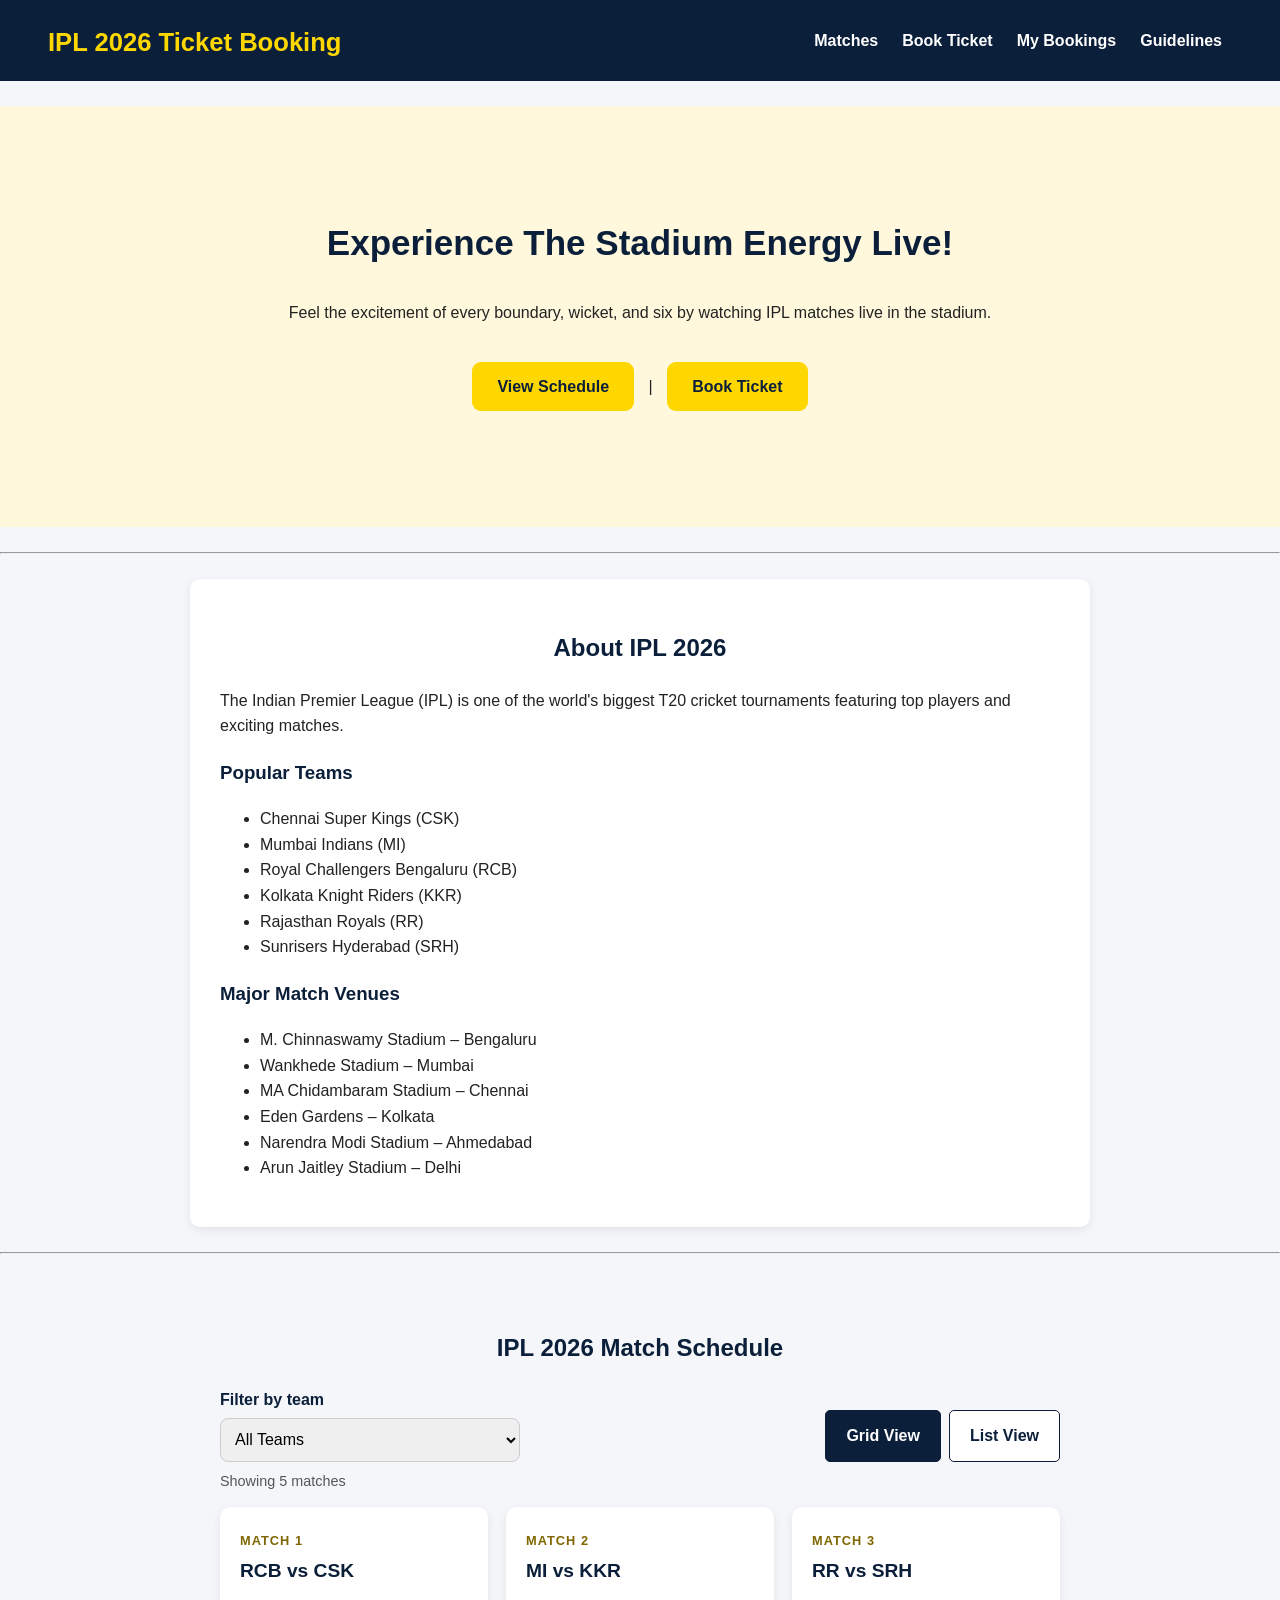
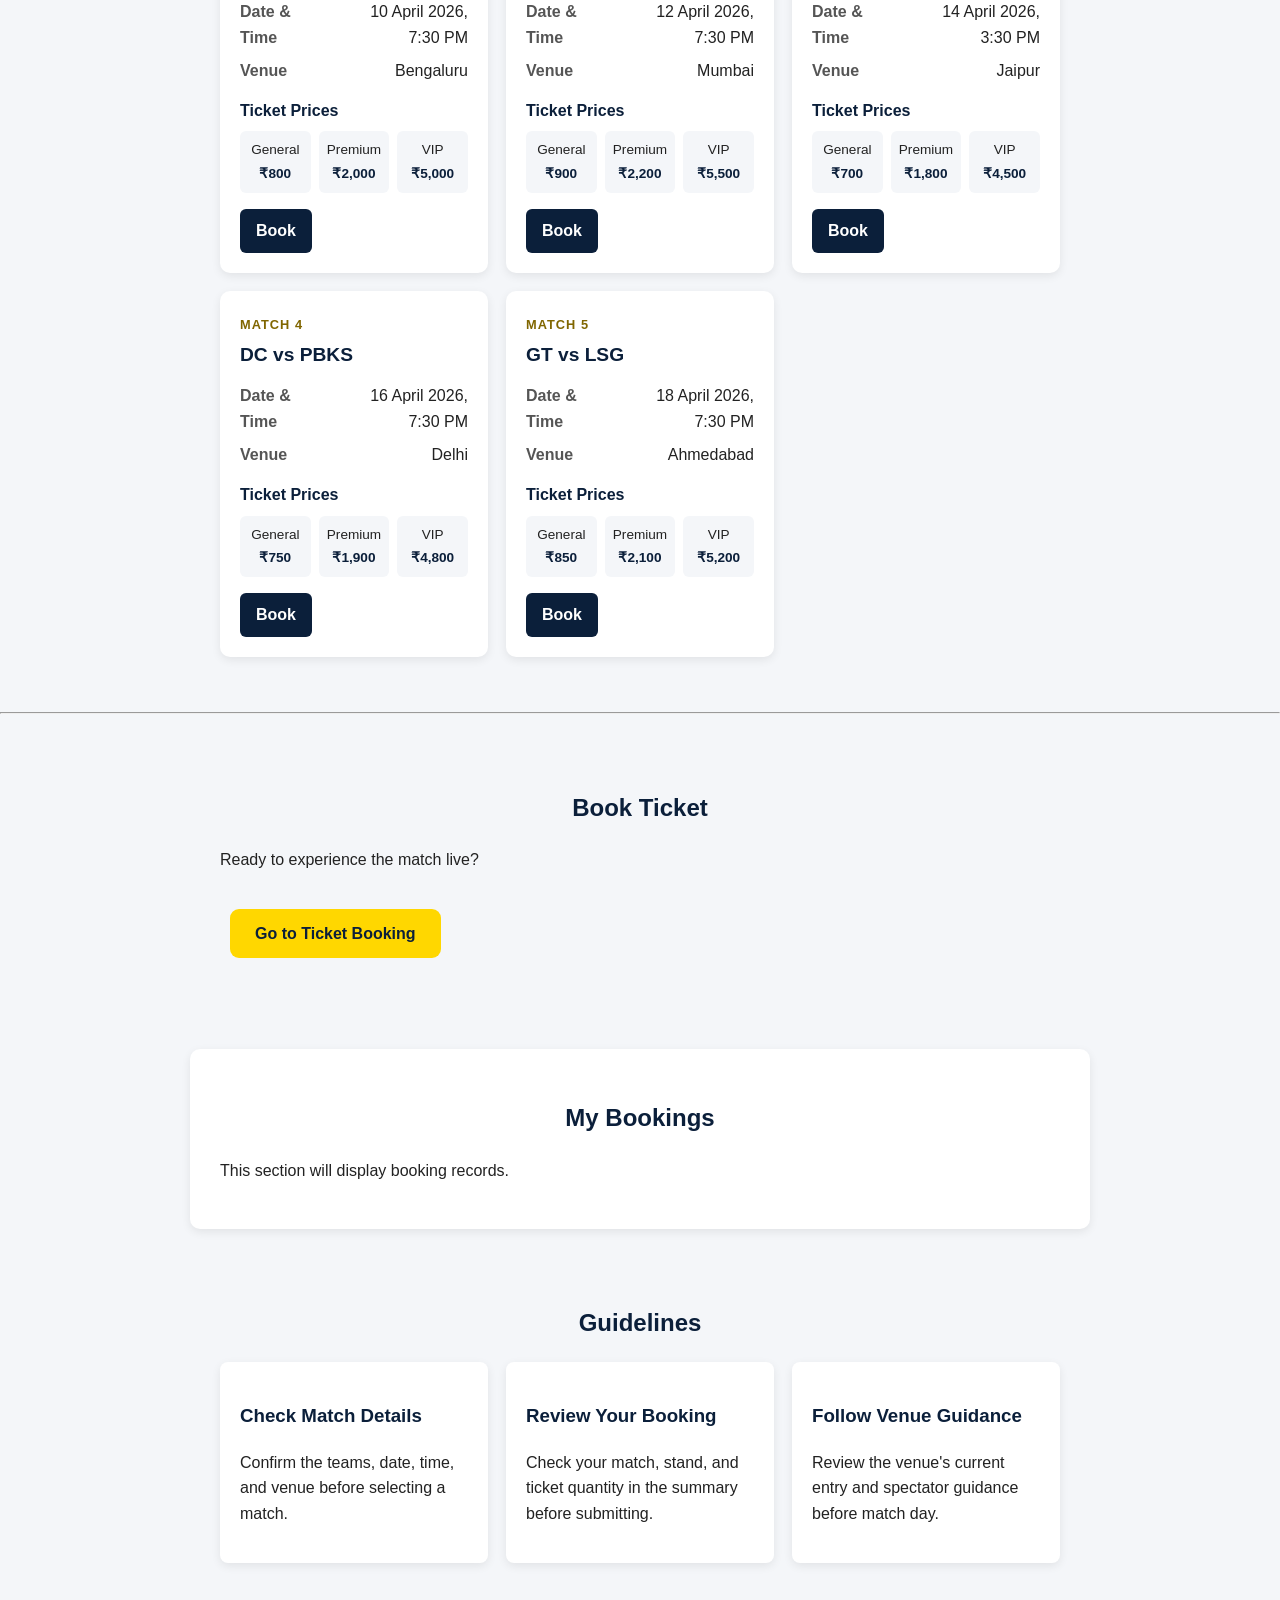
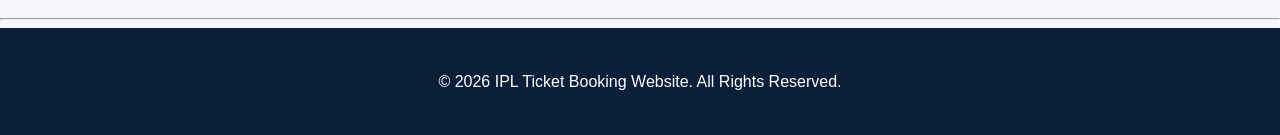
<file: index.html>
<!DOCTYPE html>
<html lang="en">
<head>
    <meta charset="UTF-8">
    <meta name="viewport" content="width=device-width, initial-scale=1.0">
    <title>IPL 2026 Ticket Booking</title>
    <link rel="stylesheet" href="style.css">
    <script src="app.js" defer></script>
</head>
<body>

    <!-- Header and Navigation -->
    <header class="site-header">
        <h1><a class="site-brand" href="index.html">IPL 2026 Ticket Booking</a></h1>
        <button
            class="menu-toggle"
            type="button"
            aria-label="Open navigation menu"
            aria-expanded="false"
            aria-controls="site-navigation">
            <span class="menu-icon" aria-hidden="true">
                <span></span>
                <span></span>
                <span></span>
            </span>
        </button>

        <nav id="site-navigation" class="site-nav" aria-label="Main navigation">
            <a href="#matches">Matches</a>
            <a href="booking.html">Book Ticket</a>
            <a href="#my-bookings">My Bookings</a>
            <a href="#guidelines">Guidelines</a>
        </nav>
    </header>

    <main>

        <!-- Hero Banner Section -->
        <section id="home">
            <h2>Experience The Stadium Energy Live!</h2>

            <p>
                Feel the excitement of every boundary, wicket, and six by
                watching IPL matches live in the stadium.
            </p>

            <p>
                <a href="#matches">View Schedule</a> |
                <a href="booking.html">Book Ticket</a>
            </p>
        </section>

        <hr>

        <!-- About IPL 2026 -->
        <section id="about">
            <h2>About IPL 2026</h2>

            <p>
                The Indian Premier League (IPL) is one of the world's biggest
                T20 cricket tournaments featuring top players and exciting matches.
            </p>

            <h3>Popular Teams</h3>
            <ul>
                <li>Chennai Super Kings (CSK)</li>
                <li>Mumbai Indians (MI)</li>
                <li>Royal Challengers Bengaluru (RCB)</li>
                <li>Kolkata Knight Riders (KKR)</li>
                <li>Rajasthan Royals (RR)</li>
                <li>Sunrisers Hyderabad (SRH)</li>
            </ul>

            <h3>Major Match Venues</h3>
            <ul>
                <li>M. Chinnaswamy Stadium – Bengaluru</li>
                <li>Wankhede Stadium – Mumbai</li>
                <li>MA Chidambaram Stadium – Chennai</li>
                <li>Eden Gardens – Kolkata</li>
                <li>Narendra Modi Stadium – Ahmedabad</li>
                <li>Arun Jaitley Stadium – Delhi</li>
            </ul>
        </section>

        <hr>

        <!-- Match Schedule -->
        <section id="matches">
            <h2>IPL 2026 Match Schedule</h2>
            <div class="match-controls">
                <div class="team-filter">
                    <label for="team-filter">Filter by team</label>
                    <select id="team-filter">
                        <option value="all">All Teams</option>
                        <option value="CSK">Chennai Super Kings (CSK)</option>
                        <option value="DC">Delhi Capitals (DC)</option>
                        <option value="GT">Gujarat Titans (GT)</option>
                        <option value="KKR">Kolkata Knight Riders (KKR)</option>
                        <option value="LSG">Lucknow Super Giants (LSG)</option>
                        <option value="MI">Mumbai Indians (MI)</option>
                        <option value="PBKS">Punjab Kings (PBKS)</option>
                        <option value="RR">Rajasthan Royals (RR)</option>
                        <option value="RCB">Royal Challengers Bengaluru (RCB)</option>
                        <option value="SRH">Sunrisers Hyderabad (SRH)</option>
                    </select>
                </div>
                <div class="view-controls" role="group" aria-label="Match display options">
                    <button id="grid-view" class="view-toggle is-active" type="button" aria-pressed="true">Grid View</button>
                    <button id="list-view" class="view-toggle" type="button" aria-pressed="false">List View</button>
                </div>
            </div>
            <p id="match-count" class="match-count" aria-live="polite">Showing 5 matches</p>

            <div id="match-grid" class="match-grid is-grid">
                <article class="match-card" data-teams="RCB CSK">
                    <div class="match-main">
                        <span class="match-number">Match 1</span>
                        <h3>RCB vs CSK</h3>
                    </div>
                    <dl class="match-details">
                        <div><dt>Date &amp; Time</dt><dd>10 April 2026, 7:30 PM</dd></div>
                        <div><dt>Venue</dt><dd>Bengaluru</dd></div>
                    </dl>
                    <div class="match-pricing">
                        <h4>Ticket Prices</h4>
                        <ul>
                            <li><span>General</span><strong>₹800</strong></li>
                            <li><span>Premium</span><strong>₹2,000</strong></li>
                            <li><span>VIP</span><strong>₹5,000</strong></li>
                        </ul>
                    </div>
                    <a class="match-book-button" href="booking.html?match=rcb-csk">Book</a>
                </article>

                <article class="match-card" data-teams="MI KKR">
                    <div class="match-main">
                        <span class="match-number">Match 2</span>
                        <h3>MI vs KKR</h3>
                    </div>
                    <dl class="match-details">
                        <div><dt>Date &amp; Time</dt><dd>12 April 2026, 7:30 PM</dd></div>
                        <div><dt>Venue</dt><dd>Mumbai</dd></div>
                    </dl>
                    <div class="match-pricing">
                        <h4>Ticket Prices</h4>
                        <ul>
                            <li><span>General</span><strong>₹900</strong></li>
                            <li><span>Premium</span><strong>₹2,200</strong></li>
                            <li><span>VIP</span><strong>₹5,500</strong></li>
                        </ul>
                    </div>
                    <a class="match-book-button" href="booking.html?match=mi-kkr">Book</a>
                </article>

                <article class="match-card" data-teams="RR SRH">
                    <div class="match-main">
                        <span class="match-number">Match 3</span>
                        <h3>RR vs SRH</h3>
                    </div>
                    <dl class="match-details">
                        <div><dt>Date &amp; Time</dt><dd>14 April 2026, 3:30 PM</dd></div>
                        <div><dt>Venue</dt><dd>Jaipur</dd></div>
                    </dl>
                    <div class="match-pricing">
                        <h4>Ticket Prices</h4>
                        <ul>
                            <li><span>General</span><strong>₹700</strong></li>
                            <li><span>Premium</span><strong>₹1,800</strong></li>
                            <li><span>VIP</span><strong>₹4,500</strong></li>
                        </ul>
                    </div>
                    <a class="match-book-button" href="booking.html?match=rr-srh">Book</a>
                </article>

                <article class="match-card" data-teams="DC PBKS">
                    <div class="match-main">
                        <span class="match-number">Match 4</span>
                        <h3>DC vs PBKS</h3>
                    </div>
                    <dl class="match-details">
                        <div><dt>Date &amp; Time</dt><dd>16 April 2026, 7:30 PM</dd></div>
                        <div><dt>Venue</dt><dd>Delhi</dd></div>
                    </dl>
                    <div class="match-pricing">
                        <h4>Ticket Prices</h4>
                        <ul>
                            <li><span>General</span><strong>₹750</strong></li>
                            <li><span>Premium</span><strong>₹1,900</strong></li>
                            <li><span>VIP</span><strong>₹4,800</strong></li>
                        </ul>
                    </div>
                    <a class="match-book-button" href="booking.html?match=dc-pbks">Book</a>
                </article>

                <article class="match-card" data-teams="GT LSG">
                    <div class="match-main">
                        <span class="match-number">Match 5</span>
                        <h3>GT vs LSG</h3>
                    </div>
                    <dl class="match-details">
                        <div><dt>Date &amp; Time</dt><dd>18 April 2026, 7:30 PM</dd></div>
                        <div><dt>Venue</dt><dd>Ahmedabad</dd></div>
                    </dl>
                    <div class="match-pricing">
                        <h4>Ticket Prices</h4>
                        <ul>
                            <li><span>General</span><strong>₹850</strong></li>
                            <li><span>Premium</span><strong>₹2,100</strong></li>
                            <li><span>VIP</span><strong>₹5,200</strong></li>
                        </ul>
                    </div>
                    <a class="match-book-button" href="booking.html?match=gt-lsg">Book</a>
                </article>
            </div>
            <p id="match-empty" class="match-empty" hidden>No matches found for this team.</p>
        </section>

        <hr>

        <!-- Placeholder Sections -->
        <section id="book-ticket">
            <h2>Book Ticket</h2>
            <p>Ready to experience the match live?</p>
            <p><a href="booking.html">Go to Ticket Booking</a></p>
        </section>

        <section id="my-bookings">
            <h2>My Bookings</h2>
            <p>This section will display booking records.</p>
        </section>

        <section id="guidelines">
            <h2>Guidelines</h2>
            <div class="guidelines-grid">
                <article>
                    <h3>Check Match Details</h3>
                    <p>Confirm the teams, date, time, and venue before selecting a match.</p>
                </article>
                <article>
                    <h3>Review Your Booking</h3>
                    <p>Check your match, stand, and ticket quantity in the summary before submitting.</p>
                </article>
                <article>
                    <h3>Follow Venue Guidance</h3>
                    <p>Review the venue's current entry and spectator guidance before match day.</p>
                </article>
            </div>
        </section>

    </main>

    <hr>

    <!-- Footer -->
    <footer>
        <p>&copy; 2026 IPL Ticket Booking Website. All Rights Reserved.</p>
    </footer>

</body>
</html>
</file>
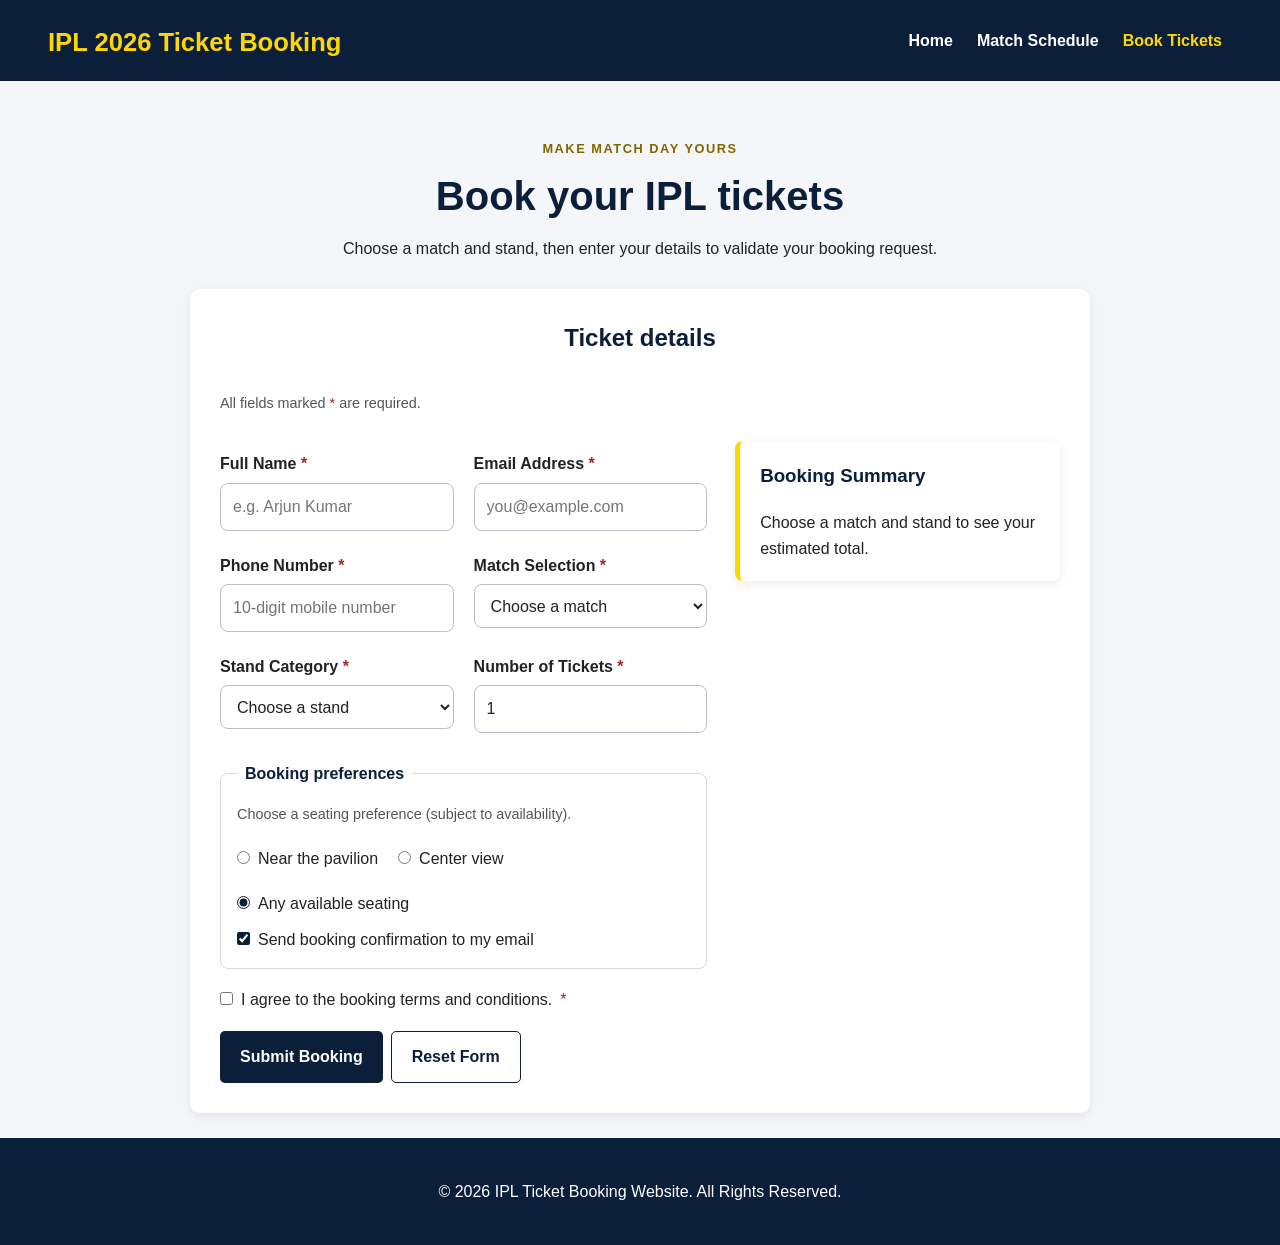
<file: booking.html>
<!DOCTYPE html>
<html lang="en">
<head>
    <meta charset="UTF-8">
    <meta name="viewport" content="width=device-width, initial-scale=1.0">
    <meta name="description" content="Enter your details in the IPL 2026 ticket booking form.">
    <title>Book Tickets | IPL 2026 Ticket Booking</title>
    <link rel="stylesheet" href="style.css">
    <script src="app.js" defer></script>
</head>
<body>
    <header class="site-header">
        <h1><a class="site-brand" href="index.html">IPL 2026 Ticket Booking</a></h1>
        <button
            class="menu-toggle"
            type="button"
            aria-label="Open navigation menu"
            aria-expanded="false"
            aria-controls="site-navigation">
            <span class="menu-icon" aria-hidden="true">
                <span></span>
                <span></span>
                <span></span>
            </span>
        </button>
        <nav id="site-navigation" class="site-nav" aria-label="Main navigation">
            <a href="index.html">Home</a>
            <a href="index.html#matches">Match Schedule</a>
            <a href="booking.html" aria-current="page">Book Tickets</a>
        </nav>
    </header>

    <main>
        <section class="booking-intro">
            <p class="eyebrow">Make match day yours</p>
            <h2>Book your IPL tickets</h2>
            <p>Choose a match and stand, then enter your details to validate your booking request.</p>
        </section>

        <section id="booking" class="booking-card" aria-labelledby="form-title">
            <h2 id="form-title">Ticket details</h2>
            <p class="form-note">All fields marked <span aria-hidden="true">*</span> are required.</p>

            <form id="booking-form">
                <div class="form-grid">
                    <div class="form-field">
                        <label for="full-name">Full Name <span aria-hidden="true">*</span></label>
                        <input
                            type="text"
                            id="full-name"
                            name="fullName"
                            minlength="3"
                            maxlength="50"
                            autocomplete="name"
                            placeholder="e.g. Arjun Kumar"
                            required>
                    </div>

                    <div class="form-field">
                        <label for="email">Email Address <span aria-hidden="true">*</span></label>
                        <input
                            type="email"
                            id="email"
                            name="email"
                            autocomplete="email"
                            placeholder="you@example.com"
                            required>
                    </div>

                    <div class="form-field">
                        <label for="phone">Phone Number <span aria-hidden="true">*</span></label>
                        <input
                            type="tel"
                            id="phone"
                            name="phone"
                            pattern="[6-9][0-9]{9}"
                            inputmode="numeric"
                            autocomplete="tel"
                            title="Enter a 10-digit Indian mobile number starting with 6, 7, 8, or 9."
                            placeholder="10-digit mobile number"
                            required>
                    </div>

                    <div class="form-field">
                        <label for="match">Match Selection <span aria-hidden="true">*</span></label>
                        <select id="match" name="match" required>
                            <option value="" selected disabled>Choose a match</option>
                            <option value="rcb-csk">RCB vs CSK — Bengaluru, 10 April</option>
                            <option value="mi-kkr">MI vs KKR — Mumbai, 12 April</option>
                            <option value="rr-srh">RR vs SRH — Jaipur, 14 April</option>
                            <option value="dc-pbks">DC vs PBKS — Delhi, 16 April</option>
                            <option value="gt-lsg">GT vs LSG — Ahmedabad, 18 April</option>
                        </select>
                    </div>

                    <div class="form-field">
                        <label for="stand">Stand Category <span aria-hidden="true">*</span></label>
                        <select id="stand" name="stand" required>
                            <option value="" selected disabled>Choose a stand</option>
                            <option value="general">General</option>
                            <option value="premium">Premium</option>
                            <option value="vip">VIP</option>
                        </select>
                    </div>

                    <div class="form-field">
                        <label for="quantity">Number of Tickets <span aria-hidden="true">*</span></label>
                        <input
                            type="number"
                            id="quantity"
                            name="quantity"
                            min="1"
                            max="10"
                            step="1"
                            value="1"
                            required>
                    </div>
                </div>

                <fieldset class="preferences">
                    <legend>Booking preferences</legend>
                    <p class="fieldset-hint">Choose a seating preference (subject to availability).</p>
                    <div class="choice-list">
                        <label><input type="radio" name="seating" value="near-pavilion"> Near the pavilion</label>
                        <label><input type="radio" name="seating" value="center-view"> Center view</label>
                        <label><input type="radio" name="seating" value="any" checked> Any available seating</label>
                    </div>
                    <label class="checkbox-choice">
                        <input type="checkbox" name="emailConfirmation" value="yes" checked>
                        Send booking confirmation to my email
                    </label>
                </fieldset>

                <label class="checkbox-choice terms-choice">
                    <input type="checkbox" name="terms" required>
                    I agree to the booking terms and conditions. <span aria-hidden="true">*</span>
                </label>

                <div class="form-actions">
                    <button type="submit">Submit Booking</button>
                    <button type="reset" class="secondary-button">Reset Form</button>
                </div>
            </form>

            <aside class="booking-summary" aria-labelledby="summary-title" aria-live="polite">
                <h3 id="summary-title">Booking Summary</h3>
                <p id="summary-message">Choose a match and stand to see your estimated total.</p>
                <dl id="summary-details" class="summary-details" hidden>
                    <div>
                        <dt>Selected Match</dt>
                        <dd id="summary-match">—</dd>
                    </div>
                    <div>
                        <dt>Stand Category</dt>
                        <dd id="summary-stand">—</dd>
                    </div>
                    <div>
                        <dt>Number of Tickets</dt>
                        <dd id="summary-quantity">—</dd>
                    </div>
                    <div>
                        <dt>Price Per Ticket</dt>
                        <dd id="summary-unit-price">—</dd>
                    </div>
                </dl>
                <p id="summary-total-row" class="summary-total" hidden>
                    <span>Total Price</span>
                    <strong id="summary-total">—</strong>
                </p>
            </aside>

            <p id="form-message" class="form-message" role="status" aria-live="polite" hidden>
                Your details passed the form validation. This demo does not reserve tickets or process payment.
            </p>
        </section>
    </main>

    <footer>
        <p>&copy; 2026 IPL Ticket Booking Website. All Rights Reserved.</p>
    </footer>

</body>
</html>
</file>
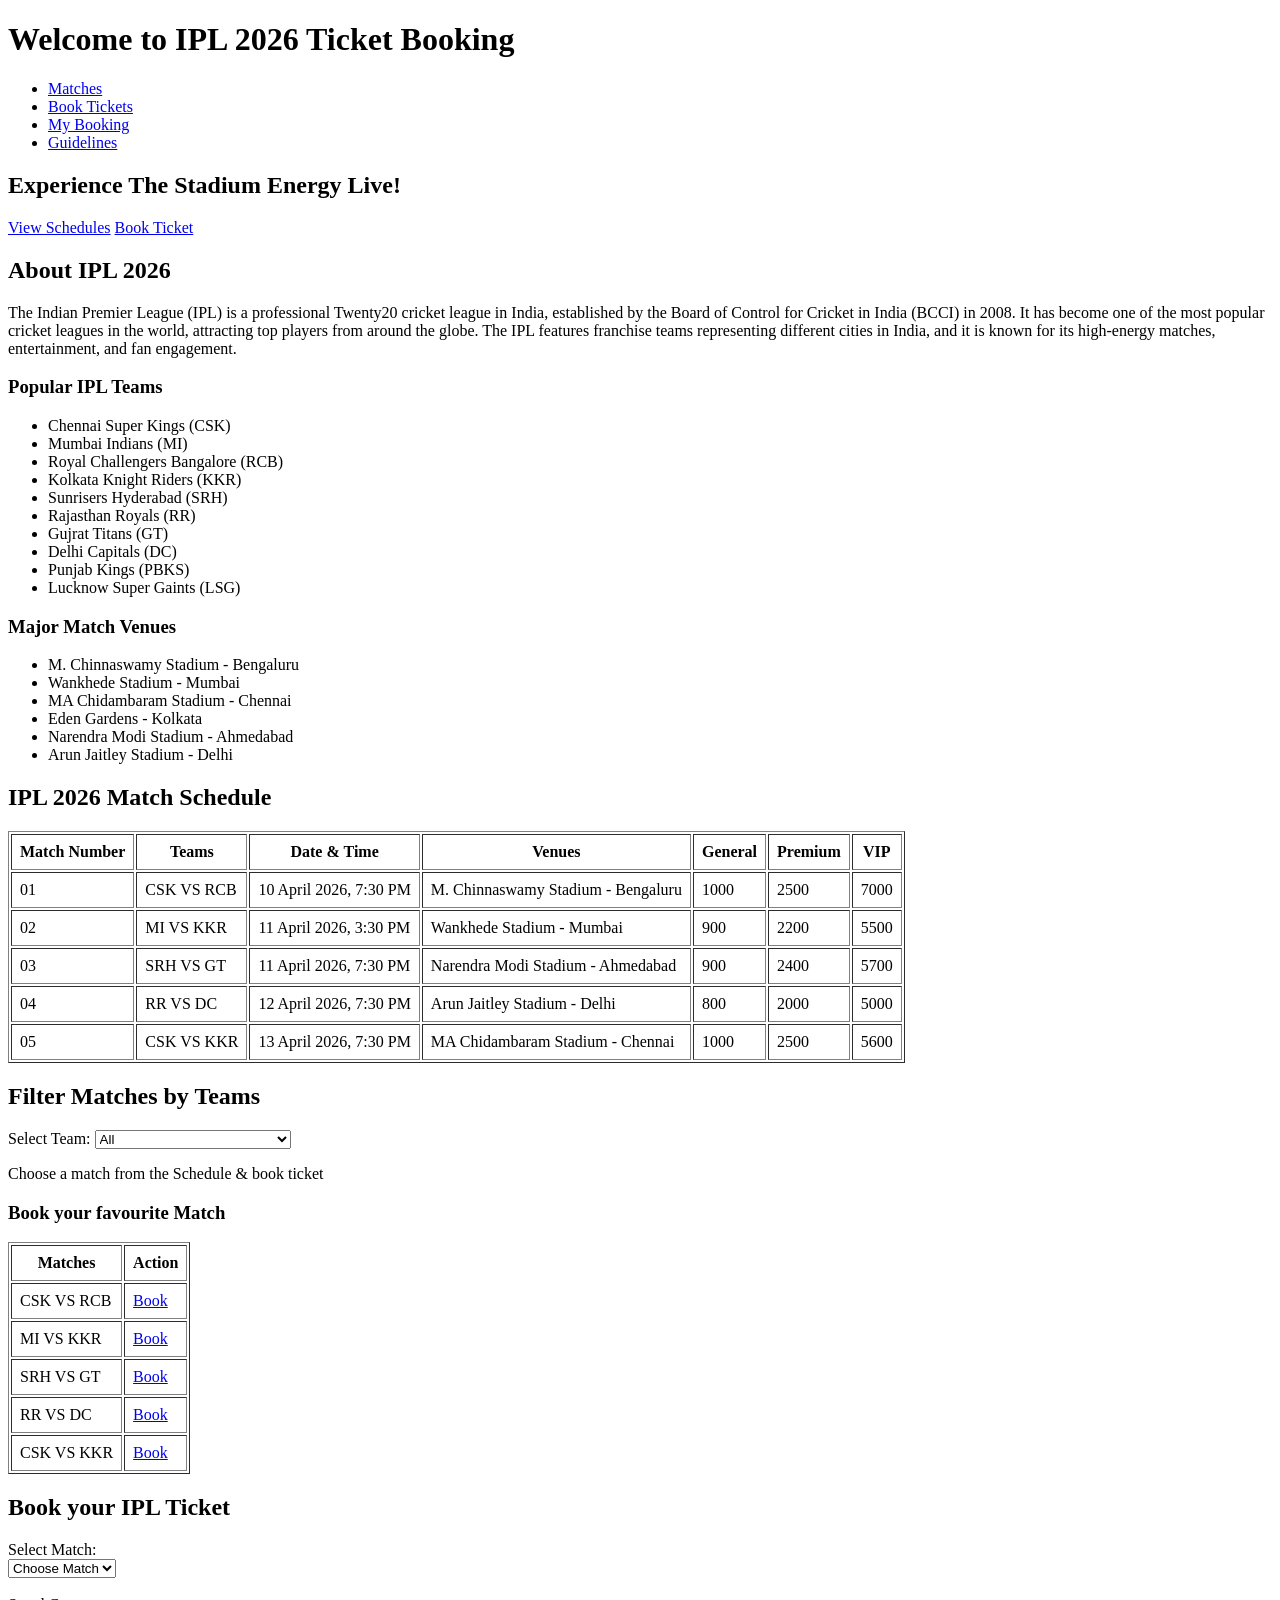
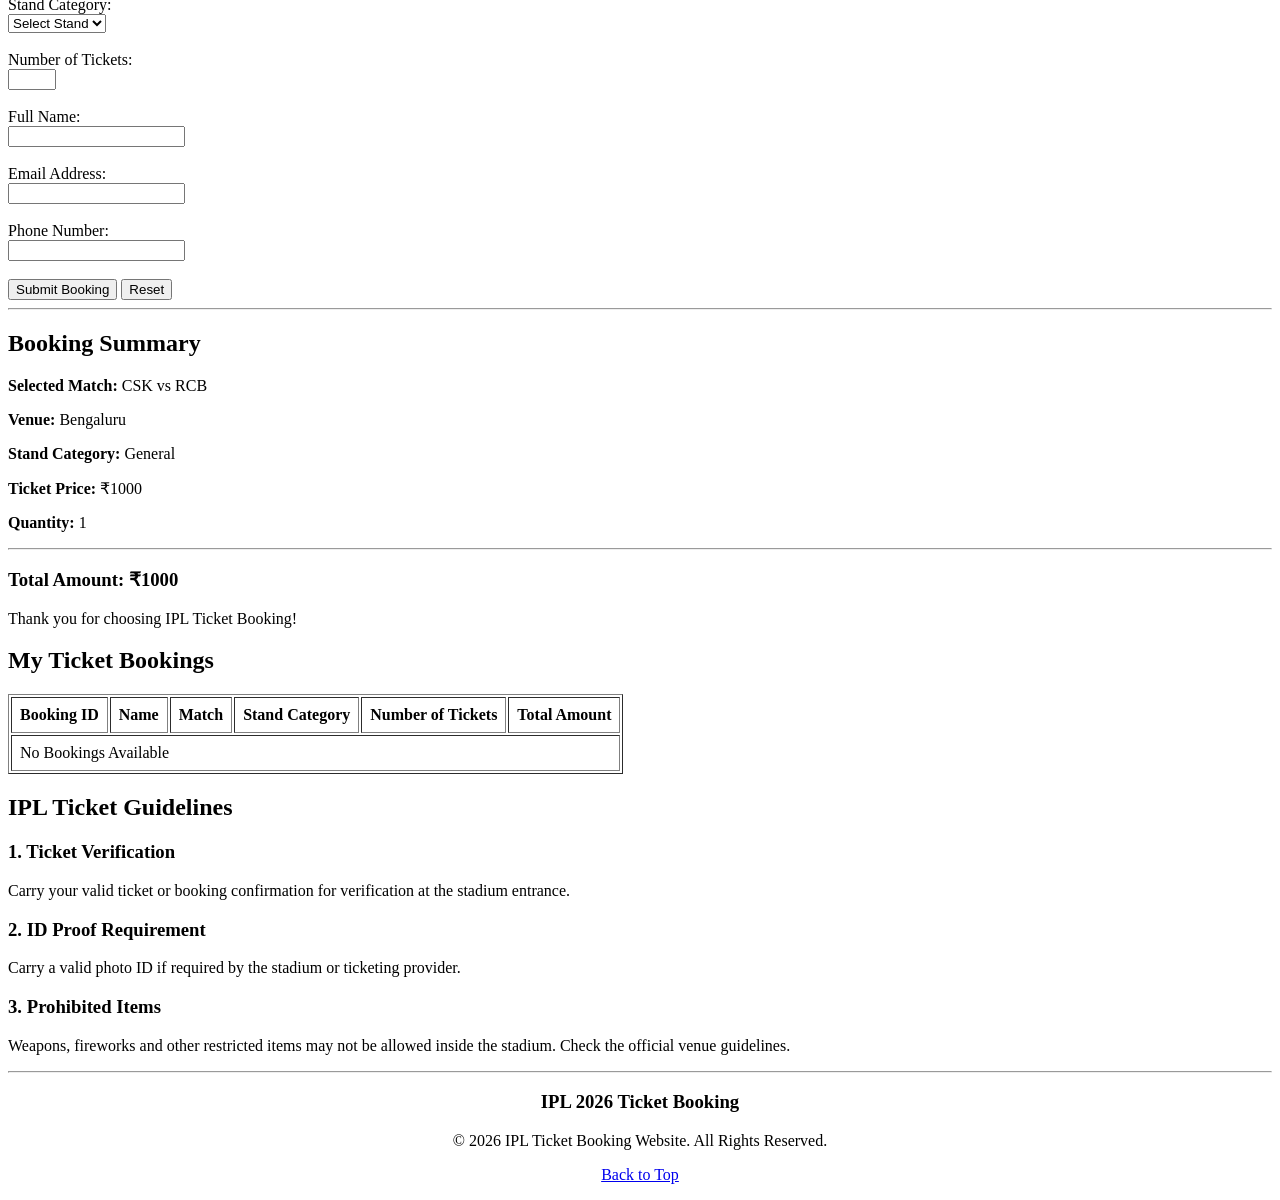
<file: ipl.html>
<!DOCTYPE html>
<html lang="en">
<head>
    <meta charset="UTF-8">
    <meta name="viewport" content="width=device-width, initial-scale=1.0">
    <title>Home | IPL 2026 Ticket Booking</title>
</head>
<body>

    <!--1. Navigation Bar-->
    <header>
        <h1>Welcome to IPL 2026 Ticket Booking</h1>

        <nav>
            <ul>
                <li><a href="#matches">Matches</a></li>
                <li><a href="#booking">Book Tickets</a></li>
                <li><a href="#my-booking">My Booking</a></li>
                <li><a href="#guidelines">Guidelines</a></li>
            </ul>
        </nav>
    </header>

    <!--2. Hero Section-->
    <section id="home">
        <h2>Experience The Stadium Energy Live!</h2>

        <nav>
            <a href="#matches">View Schedules</a>

            <a href="#booking">Book Ticket</a>
        </nav>
    </section>


    <!--3. About IPL-->
    <section id="about">
        <h2>About IPL 2026</h2>

        <p>
            The Indian Premier League (IPL) is a professional Twenty20 cricket league in India, established by the Board of Control for Cricket in India (BCCI) in 2008. It has become one of the most popular cricket leagues in the world, attracting top players from around the globe. The IPL features franchise teams representing different cities in India, and it is known for its high-energy matches, entertainment, and fan engagement.
        </p>

        <h3>Popular IPL Teams</h3>

        <ul>
            <li>Chennai Super Kings (CSK)</li>
            <li>Mumbai Indians (MI)</li>
            <li>Royal Challengers Bangalore (RCB)</li>
            <li>Kolkata Knight Riders (KKR)</li>
            <li>Sunrisers Hyderabad (SRH)</li>
            <li>Rajasthan Royals (RR)</li>
            <li>Gujrat Titans (GT)</li>
            <li>Delhi Capitals (DC)</li>
            <li>Punjab Kings (PBKS)</li>
            <li>Lucknow Super Gaints (LSG)</li>
        </ul>

        <h3>Major Match Venues</h3>

        <ul>
            <li>M. Chinnaswamy Stadium - Bengaluru</li>
            <li>Wankhede Stadium - Mumbai</li>
            <li>MA Chidambaram Stadium - Chennai</li>
            <li>Eden Gardens - Kolkata</li>
            <li>Narendra Modi Stadium - Ahmedabad</li>
            <li>Arun Jaitley Stadium - Delhi</li>
        </ul>

    </section>


    <!--4. Match Schedule-->
    
    <section id="matches">
        <h2>IPL 2026 Match Schedule</h2>

        <table border="1" cellpadding="8">

            <thead>
                <tr>
                    <th>Match Number</th>
                    <th>Teams</th>
                    <th>Date & Time</th>
                    <th>Venues</th>
                    <th>General</th>
                    <th>Premium</th>
                    <th>VIP</th>
                </tr>
            </thead>

            <tbody>
                <tr>
                    <td>01</td>
                    <td>CSK VS RCB</td>
                    <td>10 April 2026, 7:30 PM</td>
                    <td>M. Chinnaswamy Stadium - Bengaluru</td>
                    <td>1000</td>
                    <td>2500</td>
                    <td>7000</td>
                </tr>

                <tr>
                    <td>02</td>
                    <td>MI VS KKR</td>
                    <td>11 April 2026, 3:30 PM</td>
                    <td>Wankhede Stadium - Mumbai</td>
                    <td>900</td>
                    <td>2200</td>
                    <td>5500</td>
                </tr>

                <tr>
                    <td>03</td>
                    <td>SRH VS GT</td>
                    <td>11 April 2026, 7:30 PM</td>
                    <td>Narendra Modi Stadium - Ahmedabad</td>
                    <td>900</td>
                    <td>2400</td>
                    <td>5700</td>
                </tr>

                <tr>
                    <td>04</td>
                    <td>RR VS DC</td>
                    <td>12 April 2026, 7:30 PM</td>
                    <td>Arun Jaitley Stadium - Delhi</td>
                    <td>800</td>
                    <td>2000</td>
                    <td>5000</td>
                </tr>

                <tr>
                    <td>05</td>
                    <td>CSK VS KKR</td>
                    <td>13 April 2026, 7:30 PM</td>
                    <td>MA Chidambaram Stadium - Chennai</td>
                    <td>1000</td>
                    <td>2500</td>
                    <td>5600</td>
                </tr>

            </tbody>

        </table>

    </section>


    <!--5. Team Filter-->
    <section>

        <h2>Filter Matches by Teams</h2>

        <label for="Team">Select Team:</label>

        <select id="Team" name="Team">
            <option value="all">All</option>
            <option value="CSK">Chennai Super Kings</option>
            <option value="MI">Mumbai Indians</option>
            <option value="RCB">Royal Challengers Bangalore</option>
            <option value="KKR">Kolkata Knight Riders</option>
            <option value="SRH">Sunrisers Hyderabad</option>
            <option value="RR">Rajasthan Royals</option>
            <option value="GT">Gujrat Titans</option>
            <option value="DC">Delhi Capitals</option>
            <option value="PBKS">Punjab Kings</option>
            <option value="LSG">Lucknow Super Gaints</option>
        </select>

        <p>Choose a match from the Schedule & book ticket</p>

        <h3>Book your favourite Match</h3>

        <table border="1" cellpadding="8">
            <tr>
                <th>Matches</th>
                <th>Action</th>
            </tr>

            <tr>
                <td>CSK VS RCB</td>
                <td><a href="#booking">Book</a></td>
            </tr>

            <tr>
                <td>MI VS KKR</td>
                <td><a href="#booking">Book</a></td>
            </tr>

            <tr>
                <td>SRH VS GT</td>
                <td><a href="#booking">Book</a></td>
            </tr>

            <tr>
                <td>RR VS DC</td>
                <td><a href="#booking">Book</a></td>
            </tr>

            <tr>
                <td>CSK VS KKR</td>
                <td><a href="#booking">Book</a></td>
            </tr>

        </table>

    </section>



    <!--6. Ticket Booking Form-->
    <section id="booking">

        <h2>Book your IPL Ticket</h2>

        <form>

            <label for="matche">Select Match:</label><br>

            <select id="match" name="match" required>
                <option value="">Choose Match</option>
                <option>CSK VS RCB</option>
                <option>MI VS KKR</option>
                <option>SRH VS GT</option>
                <option>RR VS DC</option>
                <option>CSK VS KKR</option>
            </select>
            <br><br>

            <label for="stand">Stand Category:</label><br>
            <select id="stand" name="stand">
                <option value="">Select Stand</option>
                <option>General</option>
                <option>Premimu</option>
                <option>VIP</option>
            </select>
            <br><br>

            <label for="ticket">Number of Tickets:</label><br>
            <input type="number" id="quantity" name="quantity" min="1" max="10" required>
            <br><br>

            <label for="name">Full Name:</label><br>
            <input type="text" id="name" name="name" required>
            <br><br>

            <label for="email">Email Address:</label><br>
            <input type="email" id="email" name="email" required>
            <br><br>

            <label for="phone">Phone Number:</label><br>
            <input type="tel" id="phone" name="phone" pattern="[0-9]{10}" maxlength="10" required>
            <br><br>

            <button type="submit">Submit Booking</button>
            <button type="reset">Reset</button>

        </form>

    </section>


    <hr>
    <!-- Part 7: Booking Summary -->
    <aside>

        <h2>Booking Summary</h2>

        <p>
            <strong>Selected Match:</strong>
            CSK vs RCB
        </p>

        <p>
            <strong>Venue:</strong>
            Bengaluru
        </p>

        <p>
            <strong>Stand Category:</strong>
            General
        </p>

        <p>
            <strong>Ticket Price:</strong>
            ₹1000
        </p>

        <p>
            <strong>Quantity:</strong>
            1
        </p>

        <hr>

        <h3>Total Amount: ₹1000</h3>

        <p>Thank you for choosing IPL Ticket Booking!</p>

    </aside>

    <!-- Part 8: My Ticket Bookings -->
    <section id="my-bookings">

        <h2>My Ticket Bookings</h2>

        <table border="1" cellpadding="8">

            <thead>
                <tr>
                    <th>Booking ID</th>
                    <th>Name</th>
                    <th>Match</th>
                    <th>Stand Category</th>
                    <th>Number of Tickets</th>
                    <th>Total Amount</th>
                </tr>
            </thead>

            <tbody>
                <tr>
                    <td colspan="6">No Bookings Available</td>
                </tr>
            </tbody>

        </table>

    </section>


        <!-- PART 9: GUIDELINES -->
        <section id="guidelines">

            <h2>IPL Ticket Guidelines</h2>

            <article>
                <h3>1. Ticket Verification</h3>
                <p>
                    Carry your valid ticket or booking confirmation
                    for verification at the stadium entrance.
                </p>
            </article>

            <article>
                <h3>2. ID Proof Requirement</h3>
                <p>
                    Carry a valid photo ID if required by the stadium
                    or ticketing provider.
                </p>
            </article>

            <article>
                <h3>3. Prohibited Items</h3>
                <p>
                    Weapons, fireworks and other restricted items
                    may not be allowed inside the stadium.
                    Check the official venue guidelines.
                </p>
            </article>

        </section>


        <!-- PART 10: FOOTER -->
        <center>
        <footer>

            <hr>

            <h3>IPL 2026 Ticket Booking</h3>

            <p>
                © 2026 IPL Ticket Booking Website.
                All Rights Reserved.
            </p>

            <p>
                <a href="#home">Back to Top</a>
            </p>

        </footer>
        </center>

</body>
</html>
</file>
<file: style.css>
:root {
    --primary: #0B1F3A;
    --accent: #FFD700;
    --background: #F4F6F9;
    --text: #222222;
}

* {
    box-sizing: border-box;
}

html {
    scroll-behavior: smooth;
    scroll-padding-top: 90px;
}

body {
    margin: 0;
    padding: 0;
    font-family: Arial, sans-serif;
    background-color: var(--background);
    color: var(--text);
    line-height: 1.6;
}

section {
    max-width: 900px;
    padding: 30px;
    margin: 25px auto;
}

header {
    display: flex;
    align-items: center;
    justify-content: space-between;
    gap: 24px;
    background-color: var(--primary);
    color: white;
    padding: 15px clamp(20px, 4vw, 48px);
    text-align: left;
    position: sticky;
    top: 0;
    z-index: 1000;
}

header h1 {
    margin: 0;
}

.site-brand {
    color: var(--accent);
    font-size: clamp(1.2rem, 2vw, 1.65rem);
    font-weight: bold;
    text-decoration: none;
    white-space: nowrap;
}

.site-brand:focus-visible,
.site-nav a:focus-visible {
    outline: 3px solid var(--accent);
    outline-offset: 4px;
}

.menu-toggle {
    display: none;
    align-items: center;
    justify-content: center;
    width: 44px;
    height: 44px;
    padding: 10px;
    border: 0;
    border-radius: 6px;
    background-color: var(--accent);
    color: var(--primary);
    cursor: pointer;
}

.menu-toggle:focus-visible {
    outline: 3px solid white;
    outline-offset: 3px;
}

.menu-icon {
    display: grid;
    gap: 5px;
}

.menu-icon span {
    width: 22px;
    height: 2px;
    border-radius: 2px;
    background-color: var(--primary);
    transition: transform 160ms ease, opacity 160ms ease;
}

.menu-toggle.is-open .menu-icon span:first-child {
    transform: translateY(7px) rotate(45deg);
}

.menu-toggle.is-open .menu-icon span:nth-child(2) {
    opacity: 0;
}

.menu-toggle.is-open .menu-icon span:last-child {
    transform: translateY(-7px) rotate(-45deg);
}

#home {
    max-width: 100%;
    min-height: 300px;
    background-color: cornsilk;
    text-align: center;
    padding: 80px 20px;
}

#home h2 {
    font-size: 35px;
}

#home a,
#book-ticket a {
    display: inline-block;
    background-color: var(--accent);
    color: var(--primary);
    padding: 12px 25px;
    margin: 20px 10px;
    border-radius: 9px;
    text-decoration: none;
    font-weight: bold;
}

#home a:hover,
#book-ticket a:hover {
    background-color: white;
}

h2 {
    color: var(--primary);
    text-align: center;
}

#about {
    background-color: white;
    border-radius: 10px;
    box-shadow: 0 3px 10px rgba(0, 0, 0, 0.08);
}

#about h3 {
    color: var(--primary);
}

table {
    width: 100%;
    border-collapse: collapse;
    background-color: white;
    margin: 20px auto;
}

th {
    background-color: var(--primary);
    color: white;
    padding: 12px;
}

td {
    padding: 12px;
    text-align: center;
}

th, td {
    border: 1px solid #dddddd;
}

tr:hover {
    background-color: #FFF5CC;
}

.match-book-button {
    display: inline-block;
    min-height: 44px;
    padding: 9px 16px;
    border-radius: 6px;
    background-color: var(--primary);
    color: white;
    font-weight: bold;
    text-decoration: none;
}

.match-book-button:hover {
    background-color: #174A7E;
}

.match-book-button:focus-visible {
    outline: 3px solid var(--accent);
    outline-offset: 2px;
}

.match-controls {
    display: flex;
    align-items: end;
    justify-content: space-between;
    flex-wrap: wrap;
    gap: 16px;
    margin: 20px 0 8px;
}

.team-filter {
    display: grid;
    gap: 5px;
    min-width: min(100%, 260px);
}

.team-filter label {
    color: var(--primary);
    font-weight: bold;
}

.team-filter select {
    min-height: 44px;
    margin: 0;
    font: inherit;
}

.view-controls {
    display: flex;
    flex-wrap: wrap;
    gap: 8px;
}

.view-toggle {
    min-height: 44px;
    margin: 0;
    border: 1px solid var(--primary);
    background-color: white;
    color: var(--primary);
    font: inherit;
    font-weight: bold;
}

.view-toggle.is-active {
    background-color: var(--primary);
    color: white;
}

.view-toggle:focus-visible {
    outline: 3px solid var(--accent);
    outline-offset: 2px;
}

.match-count {
    margin: 8px 0 14px;
    color: #555;
    font-size: 0.9rem;
}

.match-grid {
    display: grid;
    grid-template-columns: minmax(0, 1fr);
    gap: 18px;
}

.match-card {
    min-width: 0;
    padding: 20px;
    border-radius: 10px;
    background-color: white;
    box-shadow: 0 3px 10px rgba(0, 0, 0, 0.08);
}

.match-main {
    margin-bottom: 12px;
}

.match-number {
    color: #806600;
    font-size: 0.8rem;
    font-weight: bold;
    letter-spacing: 0.08em;
    text-transform: uppercase;
}

.match-card h3 {
    margin: 4px 0 0;
    color: var(--primary);
    font-size: 1.2rem;
}

.match-details {
    display: grid;
    gap: 8px;
    margin: 0 0 14px;
}

.match-details > div {
    display: grid;
    grid-template-columns: 90px minmax(0, 1fr);
    gap: 8px;
}

.match-details dt {
    color: #555;
    font-weight: bold;
}

.match-details dd {
    margin: 0;
    text-align: right;
    overflow-wrap: anywhere;
}

.match-pricing h4 {
    margin: 0 0 8px;
    color: var(--primary);
}

.match-pricing ul {
    display: grid;
    grid-template-columns: repeat(3, minmax(0, 1fr));
    gap: 8px;
    margin: 0 0 16px;
    padding: 0;
    list-style: none;
}

.match-pricing li {
    display: flex;
    flex-direction: column;
    gap: 2px;
    min-width: 0;
    padding: 8px 6px;
    border-radius: 6px;
    background-color: #f4f6f9;
    font-size: 0.85rem;
    text-align: center;
}

.match-pricing li strong {
    color: var(--primary);
}

.match-grid.is-list {
    grid-template-columns: minmax(0, 1fr);
}

.match-grid.is-list .match-card {
    display: grid;
    grid-template-columns: minmax(130px, 1fr) minmax(180px, 1.2fr) minmax(230px, 1.5fr) auto;
    align-items: center;
    gap: 16px 20px;
}

.match-grid.is-list .match-main,
.match-grid.is-list .match-details,
.match-grid.is-list .match-pricing {
    margin: 0;
}

.match-grid.is-list .match-pricing ul {
    margin-bottom: 0;
}

.match-grid.is-list .match-book-button {
    justify-self: end;
}

.match-grid.is-list .match-card[hidden] {
    display: none;
}

.match-empty {
    padding: 20px;
    border-radius: 8px;
    background-color: white;
    color: #555;
    text-align: center;
}

select, input {
    padding: 10px;
    margin: 8px 0;
    border: 1px solid #cccccc;
    border-radius: 8px;
}

select {
    cursor: pointer;
}

#booking {
    background-color: white;
    border-radius: 10px;
    box-shadow: 0 3px 10px rgba(0, 0, 0, 0.08);
}

#booking.booking-card {
    display: grid;
    grid-template-columns: minmax(0, 1.5fr) minmax(250px, 1fr);
    gap: 0 28px;
}

#booking > h2,
#booking > .form-note,
#booking > .form-message {
    grid-column: 1 / -1;
}

#booking > form {
    grid-column: 1;
    grid-row: 3;
    margin: 0;
}

form {
    max-width: 500px;
    margin: auto;
    padding: 20px;
}

form label {
    font-weight: bold;
    display: inline-block;
    margin-top: 10px;
}

form input, form select {
    width: 100%;
}

button {
    background-color: var(--primary);
    color: white;
    padding: 12px 20px;
    border: none;
    border-radius: 5px;
    cursor: pointer;
    margin: 8px 5px;
}

button:hover {
    background: #174A7E;
}

aside {
    max-width: 500px;
    margin: 25px auto;
    padding: 20px;
    background-color: white;
    border-left: 5px solid var(--accent);
    border-radius: 8px;
    box-shadow: 0 3px 10px rgba(0, 0, 0, 0.08);
}

#my-bookings {
    background-color: white;
    border-radius: 10px;
    box-shadow: 0 3px 10px rgba(0, 0, 0, 0.08);
}

#guidelines .guidelines-grid {
    display: grid;
    grid-template-columns: repeat(3, minmax(0, 1fr));
    gap: 18px;
}

#guidelines article {
    background-color: white;
    padding: 20px;
    margin: 15px 0;
    border-radius: 8px;
    box-shadow: 0 3px 10px rgba(0, 0, 0, 0.08);
}

#guidelines .guidelines-grid article {
    height: 100%;
    margin: 0;
}

#guidelines article h3 {
    color: var(--primary);
}

footer {
    background-color: var(--primary);
    color: white;
    padding: 25px;
    text-align: center;
}

footer h3 {
    color: var(--accent);
}

footer a {
    color: var(--accent);
    text-decoration: none;
}

footer a:hover {
    color: white;
}

.site-nav {
    display: flex;
    align-items: center;
    justify-content: flex-end;
    flex-wrap: wrap;
    gap: 4px;
    margin: 0;
}

.site-nav a {
    padding: 8px 10px;
    border-radius: 6px;
    color: white;
    text-decoration: none;
    font-weight: bold;
}

.site-nav a:hover,
.site-nav a[aria-current="page"] {
    color: var(--accent);
}

.site-nav a:hover {
    background-color: rgba(255, 255, 255, 0.08);
}

.booking-intro {
    max-width: 900px;
    padding: 38px 24px 12px;
    margin: 20px auto 0;
    text-align: center;
}

.booking-intro h2 {
    margin: 4px 0 8px;
    font-size: clamp(1.8rem, 4vw, 2.5rem);
}

.booking-intro p {
    margin: 0;
}

.booking-intro .eyebrow {
    color: #806600;
    font-size: 0.8rem;
    font-weight: bold;
    letter-spacing: 0.12em;
    text-transform: uppercase;
}

.booking-card {
    margin-top: 16px;
}

.booking-card h2 {
    margin-top: 0;
}

.form-note,
.fieldset-hint {
    color: #555;
    font-size: 0.9rem;
}

.form-note span,
.form-field label span,
.terms-choice > span {
    color: #a32626;
}

.booking-card form {
    max-width: none;
    padding: 12px 0 0;
}

.booking-summary {
    grid-column: 2;
    grid-row: 3;
    align-self: start;
    width: 100%;
    max-width: none;
    margin: 12px 0 0;
}

.booking-summary h3 {
    margin-top: 0;
    color: var(--primary);
}

.booking-summary p {
    margin-bottom: 0;
}

.summary-details {
    margin: 0;
}

.summary-details > div {
    display: flex;
    justify-content: space-between;
    gap: 12px;
    padding: 10px 0;
    border-bottom: 1px solid #e3e7ed;
}

.summary-details dt {
    color: #555;
    font-weight: bold;
}

.summary-details dd {
    margin: 0;
    text-align: right;
}

.summary-total {
    display: flex;
    justify-content: space-between;
    align-items: baseline;
    gap: 12px;
    margin-top: 16px;
    color: var(--primary);
    font-weight: bold;
}

.summary-total[hidden] {
    display: none;
}

.summary-total strong {
    color: #806600;
    font-size: 1.4rem;
}

.form-grid {
    display: grid;
    grid-template-columns: repeat(2, minmax(0, 1fr));
    gap: 6px 20px;
}

.form-field label {
    display: block;
    margin-top: 10px;
}

.form-field input,
.form-field select {
    width: 100%;
    min-height: 44px;
    padding: 10px 12px;
    margin: 6px 0;
    border: 1px solid #b8c0ca;
    border-radius: 8px;
    background-color: white;
    color: var(--text);
    font: inherit;
}

.form-field input:focus,
.form-field select:focus,
.choice-list input:focus-visible,
.checkbox-choice input:focus-visible {
    outline: 3px solid rgba(255, 215, 0, 0.65);
    outline-offset: 2px;
}

.preferences {
    margin: 22px 0 16px;
    padding: 16px;
    border: 1px solid #d6dbe2;
    border-radius: 8px;
}

.preferences legend {
    padding: 0 8px;
    color: var(--primary);
    font-weight: bold;
}

.fieldset-hint {
    margin: 0 0 10px;
}

.choice-list {
    display: flex;
    flex-wrap: wrap;
    gap: 10px 20px;
}

.choice-list label,
.checkbox-choice {
    display: flex;
    align-items: flex-start;
    gap: 8px;
    font-weight: normal;
}

.choice-list input,
.checkbox-choice input {
    width: auto;
    margin: 5px 0 0;
    accent-color: var(--primary);
}

.terms-choice {
    margin-top: 18px;
}

.form-actions {
    display: flex;
    flex-wrap: wrap;
    gap: 8px;
    margin-top: 18px;
}

.form-actions button {
    margin: 0;
    font: inherit;
    font-weight: bold;
}

.form-actions .secondary-button {
    border: 1px solid var(--primary);
    background-color: white;
    color: var(--primary);
}

.form-actions .secondary-button:hover {
    background-color: #e9edf2;
}

.form-message {
    max-width: 760px;
    margin: 18px auto 0;
    padding: 14px 16px;
    border-left: 5px solid #31834a;
    border-radius: 6px;
    background-color: #edf8ef;
}

.toast-container {
    position: fixed;
    z-index: 2000;
    right: 16px;
    bottom: 16px;
    left: 16px;
    display: flex;
    justify-content: center;
    pointer-events: none;
}

.toast {
    width: max-content;
    max-width: 100%;
    padding: 13px 18px;
    border-left: 5px solid var(--accent);
    border-radius: 8px;
    background-color: var(--primary);
    box-shadow: 0 4px 16px rgba(0, 0, 0, 0.2);
    color: white;
    font-weight: bold;
}

.toast--success {
    border-left-color: #31834a;
    background-color: #edf8ef;
    color: #155724;
}

.toast--error {
    border-left-color: #b42318;
    background-color: #fcebea;
    color: #842029;
}

@media (min-width: 1024px) {
    .match-grid:not(.is-list) {
        grid-template-columns: repeat(3, minmax(0, 1fr));
    }

    #guidelines .guidelines-grid {
        grid-template-columns: repeat(3, minmax(0, 1fr));
    }
}

@media (min-width: 768px) and (max-width: 1023.98px) {
    .site-header {
        padding-right: 24px;
        padding-left: 24px;
    }

    .match-grid:not(.is-list) {
        grid-template-columns: repeat(2, minmax(0, 1fr));
    }

    .match-grid.is-list .match-card {
        grid-template-columns: repeat(2, minmax(0, 1fr));
    }

    #guidelines .guidelines-grid {
        grid-template-columns: repeat(2, minmax(0, 1fr));
    }
}

@media (max-width: 767.98px) {
    .site-header {
        flex-wrap: wrap;
        gap: 8px 12px;
        padding: 12px 16px;
    }

    .site-brand {
        font-size: 1.2rem;
    }

    .site-header h1 {
        flex: 1;
        min-width: 0;
    }

    .menu-toggle {
        display: inline-flex;
        flex: 0 0 44px;
    }

    .site-nav {
        display: none;
        flex-basis: 100%;
        flex-direction: column;
        align-items: stretch;
        gap: 2px;
        padding-top: 8px;
    }

    .site-nav.is-open {
        display: flex;
    }

    .site-nav a {
        min-height: 44px;
        padding: 10px 12px;
    }

    section {
        padding: 22px;
    }

    #home {
        padding: 56px 20px;
    }

    #home h2 {
        font-size: clamp(1.7rem, 8vw, 2.2rem);
    }

    .match-grid,
    .match-grid:not(.is-list) {
        grid-template-columns: minmax(0, 1fr);
    }

    .match-grid.is-list .match-card {
        grid-template-columns: minmax(0, 1fr);
    }

    .match-grid.is-list .match-book-button {
        justify-self: start;
    }

    .match-controls {
        align-items: stretch;
        flex-direction: column;
    }

    .team-filter {
        width: 100%;
    }

    .team-filter select {
        width: 100%;
    }

    .view-controls {
        width: 100%;
    }

    .view-controls button {
        flex: 1;
    }

    #guidelines .guidelines-grid {
        grid-template-columns: minmax(0, 1fr);
    }

    #booking.booking-card {
        display: block;
    }

    #booking > form {
        margin: auto;
    }

    .booking-summary {
        margin: 24px 0 0;
    }

    .booking-intro {
        padding: 30px 20px 8px;
    }

    .form-grid {
        grid-template-columns: 1fr;
        gap: 0;
    }

    .preferences {
        padding: 12px;
    }

    .choice-list {
        flex-direction: column;
        gap: 8px;
    }

    .form-actions {
        flex-direction: column;
    }

    .form-actions button {
        width: 100%;
    }

    .toast-container {
        right: 12px;
        bottom: 12px;
        left: 12px;
    }

    .toast {
        width: 100%;
        text-align: center;
    }
}
</file>
